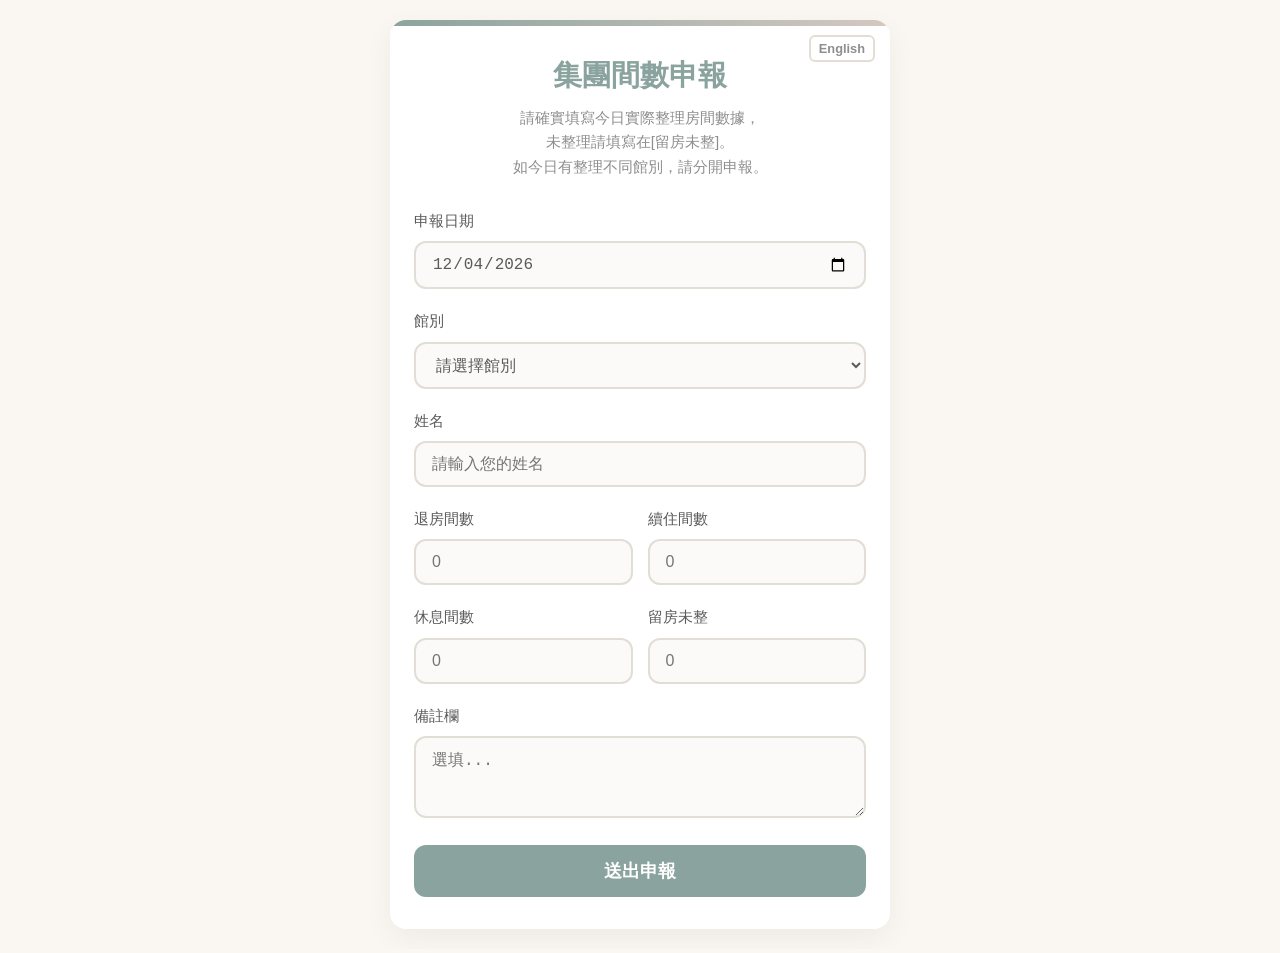
<file: index.html>
<!DOCTYPE html>
<html lang="zh-TW">
<head>
    <meta charset="UTF-8">
    <meta name="viewport" content="width=device-width, initial-scale=1.0">
    <title>集團間數核對表 - 登記</title>
    <link rel="stylesheet" href="style.css">
    <link rel="manifest" href="manifest.json">
    <link rel="apple-touch-icon" href="icon-index.svg">
    <link rel="icon" type="image/svg+xml" href="icon-index.svg">
    <meta name="theme-color" content="#2c3e50">
</head>
<body>
    <div class="container">
        <div class="lang-switcher" style="position: absolute; top: 15px; right: 15px;">
            <button id="langToggleBtn" class="btn-secondary" style="padding: 4px 8px; font-size: 0.8rem; width: auto; border-radius: 6px;">English</button>
        </div>
        <header>
            <h1 data-i18n="title">集團間數申報</h1>
            <p data-i18n="subtitle">請填寫今日各館別房間數據<br>如今日有整理不同館別，請分開申報。</p>
        </header>
        <form id="reportForm">
            <div class="form-group">
                <label for="reportDate" data-i18n="reportDate">申報日期</label>
                <input type="date" id="reportDate" required>
            </div>
            <div class="form-group">
                <label for="branch" data-i18n="branch">館別</label>
                <select id="branch" required>
                    <option value="" disabled selected data-i18n="branchSelect">請選擇館別</option>
                    <option value="雅霖" data-i18n="yaling">雅霖</option>
                    <option value="豐家" data-i18n="fengjia">豐家</option>
                    <option value="豐國" data-i18n="fengguo">豐國</option>
                    <option value="豐谷" data-i18n="fenggu">豐谷</option>
                </select>
            </div>
            <div class="form-group">
                <label for="staffName" data-i18n="staffName">姓名</label>
                <input type="text" id="staffName" placeholder="請輸入您的姓名" data-i18n-placeholder="staffNamePlaceholder" required>
            </div>
            <div class="form-row">
                <div class="form-group">
                    <label for="checkoutRooms" data-i18n="checkoutRooms">退房間數</label>
                    <input type="number" id="checkoutRooms" min="0" placeholder="0">
                </div>
                <div class="form-group">
                    <label for="stayRooms" data-i18n="stayRooms">續住間數</label>
                    <input type="number" id="stayRooms" min="0" placeholder="0">
                </div>
            </div>
            <div class="form-row">
                <div class="form-group">
                    <label for="restRooms" data-i18n="restRooms">休息間數</label>
                    <input type="number" id="restRooms" min="0" placeholder="0">
                </div>
                <div class="form-group">
                    <label for="uncleanedRooms" data-i18n="uncleanedRooms">留房未整</label>
                    <input type="number" id="uncleanedRooms" min="0" placeholder="0">
                </div>
            </div>
            <div class="form-group">
                <label for="remarks" data-i18n="remarks">備註欄</label>
                <textarea id="remarks" rows="3" placeholder="選填..." data-i18n-placeholder="remarksPlaceholder"></textarea>
            </div>
            <button type="submit" id="submitBtn" data-i18n="submitBtn">送出申報</button>
        </form>
    </div>
    
    <!-- 成功彈窗 -->
    <div id="successModal" class="modal hidden">
        <div class="modal-content">
            <div class="success-icon">✓</div>
            <h2 data-i18n="successTitle">申報成功</h2>
            <p data-i18n="successMsg">辛苦了！</p>
            <button id="closeModalBtn" class="btn-secondary" data-i18n="closeBtn">關閉</button>
        </div>
    </div>

    <!-- 載入中遮罩 -->
    <div id="loadingOverlay" class="loading-overlay hidden">
        <div class="spinner"></div>
        <p data-i18n="loadingMsg">處理中...</p>
    </div>

    <script src="config.js"></script>
    <script src="app.js"></script>
</body>
</html>
</file>
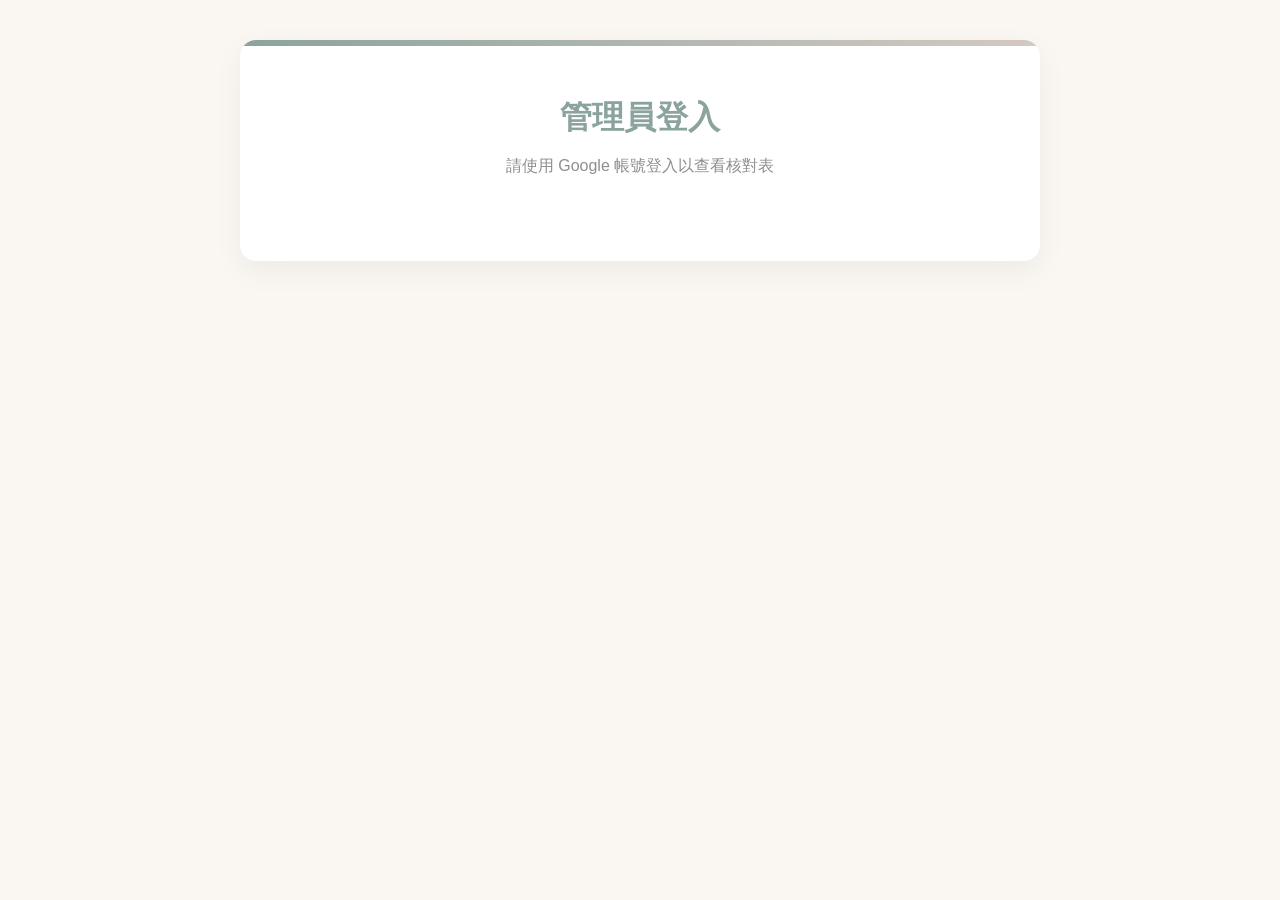
<file: admin.html>
<!DOCTYPE html>
<html lang="zh-TW">

<head>
    <meta charset="UTF-8">
    <meta name="viewport" content="width=device-width, initial-scale=1.0">
    <title>集團間數核對表 - 管理員後台</title>
    <link rel="stylesheet" href="style.css">
    <link rel="manifest" href="manifest_admin.json">
    <link rel="apple-touch-icon" href="icon-admin.svg">
    <link rel="icon" type="image/svg+xml" href="icon-admin.svg">
    <meta name="theme-color" content="#2c3e50">
    <!-- Google Identity Services -->
    <script src="https://accounts.google.com/gsi/client?onload=onGoogleLibraryLoad" async defer></script>
</head>

<body class="admin-body">
    <div class="admin-container">
        <!-- 登入區塊 -->
        <div id="loginSection" class="login-box">
            <h1>管理員登入</h1>
            <p>請使用 Google 帳號登入以查看核對表</p>
            <div id="buttonDiv" style="display: flex; justify-content: center; margin-top: 24px;"></div>
        </div>

        <!-- 儀表板區塊 -->
        <div id="dashboardSection" class="dashboard hidden">
            <header class="dashboard-header">
                <div>
                    <div style="display: flex; align-items: center; gap: 12px; margin-bottom: 8px;">
                        <h1 style="margin-bottom: 0;">集團間數稽核</h1>
                        <a id="mainDbBtn" href="#" target="_blank" class="db-link-btn">總資料庫</a>
                        <a id="eHotelBtn" href="#" target="_blank" class="db-link-btn">旅宿E館家</a>
                    </div>
                    <p>管理員：<span id="adminName"></span></p>
                </div>
                <button id="logoutBtn" class="btn-secondary">登出</button>
            </header>

            <!-- 分頁切換按鈕 -->
            <div class="tab-container" style="margin-top: 20px;">
                <button class="tab-btn active" data-tab="audit">數據稽核</button>
                <button class="tab-btn" data-tab="history">歷史調閱 (館別)</button>
            </div>

            <!-- 數據稽核分頁內容 -->
            <div id="auditTab" class="tab-content active">
                <!-- 匯入系統間數區塊 -->
                <div class="import-section"
                    style="margin-bottom: 24px; padding-bottom: 24px; border-bottom: 2px dashed var(--border-color);">
                    <div class="controls"
                        style="margin-bottom: 16px; margin-top: 20px; display: flex; align-items: flex-end; gap: 10px;">
                        <div class="form-group" style="margin-bottom: 0;">
                            <label for="importDate">選擇匯入日期：</label>
                            <input type="date" id="importDate" style="width: 200px;">
                        </div>
                        <button id="importSysBtn" style="padding: 10px 20px; flex-shrink: 0;">匯入</button>
                    </div>

                    <div class="expected-totals">
                        <div class="expected-totals-title">填寫系統前一日總間數</div>
                        <div class="expected-row">
                            <label for="expect-雅霖">雅霖:</label>
                            <input type="number" id="expect-雅霖" min="0" placeholder="間" autocomplete="off">
                            <input type="number" id="expect-rest-雅霖" min="0" placeholder="休" autocomplete="off">
                        </div>
                        <div class="expected-row">
                            <label for="expect-豐家">豐家:</label>
                            <input type="number" id="expect-豐家" min="0" placeholder="間" autocomplete="off">
                            <input type="number" id="expect-rest-豐家" min="0" placeholder="休" autocomplete="off">
                        </div>
                        <div class="expected-row">
                            <label for="expect-豐國">豐國:</label>
                            <input type="number" id="expect-豐國" min="0" placeholder="間" autocomplete="off">
                            <input type="number" id="expect-rest-豐國" min="0" placeholder="休" autocomplete="off">
                        </div>
                        <div class="expected-row">
                            <label for="expect-豐谷">豐谷:</label>
                            <input type="number" id="expect-豐谷" min="0" placeholder="間" autocomplete="off">
                            <input type="number" id="expect-rest-豐谷" min="0" placeholder="休" autocomplete="off">
                        </div>
                    </div>
                </div>

                <!-- 稽核查詢區塊 -->
                <div class="audit-section">
                    <div class="controls" style="margin-bottom: 24px; display: flex; align-items: flex-end; gap: 10px;">
                        <div class="form-group" style="margin-bottom: 0;">
                            <label for="filterDate">選擇稽核日期：</label>
                            <input type="date" id="filterDate" style="width: 200px;">
                        </div>
                        <button id="fetchDataBtn" style="flex: 1; padding: 10px 20px;">開始稽核查詢</button>
                    </div>

                    <div id="resultsContainer" class="results-grid">
                        <!-- 稽核卡片將由 JS 動態產生 -->
                    </div>
                </div>
            </div>

            <!-- 歷史調閱分頁內容 -->
            <div id="historyTab" class="tab-content">
                <div class="controls" style="margin-bottom: 24px; margin-top: 20px;">
                    <div class="form-group" style="flex: 1; margin-bottom: 0;">
                        <label for="historyDate">選擇調閱日期：</label>
                        <input type="date" id="historyDate">
                    </div>
                    <button id="fetchHistoryBtn" style="margin-top: 10px; width: 100%;">讀取歷史紀錄</button>
                </div>

                <div id="historyContainer">
                    <div class="no-data">請選擇日期並點擊按鈕讀取</div>
                </div>
            </div>
        </div>
    </div>

    <!-- 詳細資訊彈窗 -->
    <div id="detailsModal" class="modal hidden">
        <div class="modal-content" style="max-width: 600px; width: 95%; padding: 24px;">
            <h2 id="detailsModalTitle" style="margin-bottom: 20px; color: var(--primary-color);"></h2>
            <div id="detailsModalBody" style="text-align: left; max-height: 60vh; overflow-y: auto;">
            </div>
            <button id="closeDetailsBtn" class="btn-secondary" style="margin-top: 20px;">關閉</button>
        </div>
    </div>

    <!-- 載入中遮罩 -->
    <div id="adminLoadingOverlay" class="loading-overlay hidden">
        <div class="spinner"></div>
        <p>資料讀取中...</p>
    </div>

    <script src="config.js"></script>
    <script src="admin.js"></script>
</body>

</html>
</file>
<file: style.css>
:root {
    /* 莫蘭迪色系變數 */
    --primary-color: #8BA39E;
    /* 莫蘭迪綠 */
    --primary-hover: #758A85;
    --secondary-color: #D4C9C1;
    /* 莫蘭迪奶茶/粉 */
    --bg-color: #FAF7F2;
    /* 溫暖的象牙白背景 */
    --card-bg: #FFFFFF;
    --text-main: #5A5A5A;
    /* 柔和深灰文字 */
    --text-light: #8E8E8E;
    --border-color: #E2DDD5;
    --success-color: #A0B6A5;

    --border-radius: 16px;
    --box-shadow: 0 10px 30px rgba(0, 0, 0, 0.05);
    --transition: all 0.3s cubic-bezier(0.25, 0.8, 0.25, 1);
}

* {
    box-sizing: border-box;
    margin: 0;
    padding: 0;
}

body {
    font-family: 'Inter', -apple-system, BlinkMacSystemFont, "Segoe UI", Roboto, "Helvetica Neue", Arial, sans-serif;
    background-color: var(--bg-color);
    color: var(--text-main);
    line-height: 1.6;
    min-height: 100vh;
    display: flex;
    justify-content: center;
    align-items: center;
    padding: 20px;
}

.admin-body {
    align-items: flex-start;
    padding-top: 40px;
}

.container,
.admin-container {
    width: 100%;
    max-width: 500px;
    background-color: var(--card-bg);
    border-radius: var(--border-radius);
    box-shadow: var(--box-shadow);
    padding: 32px 24px;
    position: relative;
    overflow: hidden;
}

.admin-container {
    max-width: 800px;
}

/* 頂部裝飾條 */
.container::before,
.admin-container::before {
    content: '';
    position: absolute;
    top: 0;
    left: 0;
    width: 100%;
    height: 6px;
    background: linear-gradient(90deg, var(--primary-color), var(--secondary-color));
}

header {
    text-align: center;
    margin-bottom: 30px;
}

header h1 {
    font-size: 1.8rem;
    color: var(--primary-color);
    margin-bottom: 8px;
    font-weight: 600;
}

header p {
    color: var(--text-light);
    font-size: 0.95rem;
}

.form-row {
    display: flex;
    gap: 15px;
    margin-bottom: 20px;
}

.form-row .form-group {
    margin-bottom: 0;
    flex: 1;
}

.form-group {
    margin-bottom: 20px;
}

label {
    display: block;
    margin-bottom: 8px;
    font-weight: 500;
    color: var(--text-main);
    font-size: 0.95rem;
}

input,
select,
textarea {
    width: 100%;
    max-width: 100%;
    /* 防止超出父容器 */
    padding: 12px 16px;
    border: 2px solid var(--border-color);
    border-radius: 12px;
    font-size: 1rem;
    color: var(--text-main);
    background-color: #FCFAF8;
    transition: var(--transition);
    outline: none;
}

/* 修復 iOS 日期與純文字輸入框的預設樣式問題 */
input[type="date"],
input[type="text"],
input[type="number"],
textarea {
    -webkit-appearance: none;
    appearance: none;
}

input:focus,
select:focus,
textarea:focus {
    border-color: var(--primary-color);
    background-color: #FFFFFF;
    box-shadow: 0 0 0 4px rgba(139, 163, 158, 0.15);
}

textarea {
    resize: vertical;
    min-height: 80px;
}

button {
    width: 100%;
    padding: 14px;
    background-color: var(--primary-color);
    color: white;
    border: none;
    border-radius: 12px;
    font-size: 1.1rem;
    font-weight: 600;
    cursor: pointer;
    transition: var(--transition);
    display: flex;
    justify-content: center;
    align-items: center;
}

button:hover {
    background-color: var(--primary-hover);
    transform: translateY(-2px);
    box-shadow: 0 6px 15px rgba(139, 163, 158, 0.3);
}

button:active {
    transform: translateY(0);
}

.btn-secondary {
    background-color: transparent;
    color: var(--text-light);
    border: 2px solid var(--border-color);
}

.btn-secondary:hover {
    background-color: var(--bg-color);
    color: var(--text-main);
    box-shadow: none;
}

/* 隱藏與顯示工具 */
.hidden {
    display: none !important;
}

/* 成功彈窗 */
.modal {
    position: fixed;
    top: 0;
    left: 0;
    width: 100%;
    height: 100%;
    background-color: rgba(0, 0, 0, 0.4);
    backdrop-filter: blur(4px);
    display: flex;
    justify-content: center;
    align-items: center;
    z-index: 1000;
    opacity: 1;
    transition: opacity 0.3s ease;
}

.modal.hidden {
    opacity: 0;
    pointer-events: none;
}

.modal-content {
    background-color: var(--card-bg);
    padding: 40px;
    border-radius: var(--border-radius);
    text-align: center;
    max-width: 90%;
    width: 320px;
    transform: scale(1);
    transition: transform 0.3s cubic-bezier(0.175, 0.885, 0.32, 1.275);
    box-shadow: 0 20px 40px rgba(0, 0, 0, 0.1);
}

.modal.hidden .modal-content {
    transform: scale(0.8);
}

.success-icon {
    width: 60px;
    height: 60px;
    background-color: var(--success-color);
    color: white;
    font-size: 30px;
    line-height: 60px;
    border-radius: 50%;
    margin: 0 auto 20px;
}

.modal-content h2 {
    color: var(--text-main);
    margin-bottom: 10px;
}

.modal-content p {
    color: var(--text-light);
    margin-bottom: 24px;
}

/* 載入中動畫 */
.loading-overlay {
    position: fixed;
    top: 0;
    left: 0;
    width: 100%;
    height: 100%;
    background-color: rgba(255, 255, 255, 0.8);
    backdrop-filter: blur(2px);
    display: flex;
    flex-direction: column;
    justify-content: center;
    align-items: center;
    z-index: 1001;
}

.spinner {
    width: 40px;
    height: 40px;
    border: 4px solid var(--border-color);
    border-top: 4px solid var(--primary-color);
    border-radius: 50%;
    animation: spin 1s linear infinite;
    margin-bottom: 16px;
}

@keyframes spin {
    0% {
        transform: rotate(0deg);
    }

    100% {
        transform: rotate(360deg);
    }
}

/* 管理員介面特定樣式 */
.login-box {
    text-align: center;
    padding: 20px 0;
}

.login-box h1 {
    color: var(--primary-color);
    margin-bottom: 10px;
}

.login-box p {
    color: var(--text-light);
    margin-bottom: 30px;
}

#g_id_onload {
    margin: 0 auto;
    display: flex;
    justify-content: center;
}

.dashboard-header {
    display: flex;
    justify-content: space-between;
    align-items: center;
    margin-bottom: 30px;
    padding-bottom: 20px;
    border-bottom: 1px solid var(--border-color);
}

.dashboard-header h1 {
    margin-bottom: 4px;
    text-align: left;
}

.dashboard-header button {
    width: auto;
    padding: 8px 20px;
    font-size: 0.95rem;
}

.controls {
    display: flex;
    gap: 16px;
    align-items: flex-end;
    margin-bottom: 30px;
}

.controls .form-group {
    margin-bottom: 0;
    flex-grow: 1;
}

.controls button {
    width: auto;
    padding: 12px 30px;
}

.results-grid {
    display: grid;
    grid-template-columns: repeat(auto-fit, minmax(280px, 1fr));
    gap: 20px;
}

.result-card {
    background-color: var(--bg-color);
    border-radius: 12px;
    padding: 20px;
    border: 1px solid var(--border-color);
    transition: var(--transition);
}

.result-card:hover {
    box-shadow: 0 8px 20px rgba(0, 0, 0, 0.04);
    transform: translateY(-2px);
    border-color: var(--secondary-color);
}

.card-header {
    font-size: 1.2rem;
    font-weight: 600;
    color: var(--primary-color);
    margin-bottom: 16px;
    padding-bottom: 12px;
    border-bottom: 2px dashed var(--border-color);
}

.stat-row {
    display: flex;
    justify-content: space-between;
    margin-bottom: 12px;
}

.stat-label {
    color: var(--text-light);
}

.stat-value {
    font-weight: 600;
    color: var(--text-main);
    font-size: 1.1rem;
}

.no-data {
    grid-column: 1 / -1;
    text-align: center;
    padding: 40px;
    color: var(--text-light);
    background-color: var(--bg-color);
    border-radius: 12px;
    border: 1px dashed var(--border-color);
}

@media (max-width: 600px) {
    .controls {
        flex-direction: column;
        align-items: stretch !important;
    }

    .controls button,
    .controls input[type="date"] {
        width: 100% !important;
    }

    .dashboard-header {
        flex-direction: column;
        text-align: center;
        gap: 16px;
    }

    .dashboard-header h1 {
        text-align: center;
    }
}

.nav-link {
    display: inline-block;
    margin-top: 12px;
    padding: 10px 20px;
    font-size: 0.95rem;
    color: var(--primary-color);
    background-color: var(--bg-color);
    border: 2px solid var(--primary-color);
    border-radius: 24px;
    text-decoration: none;
    font-weight: 600;
    transition: var(--transition);
}

.nav-link:hover {
    color: #ffffff;
    background-color: var(--primary-color);
    text-decoration: none;
    transform: translateY(-2px);
    box-shadow: 0 6px 15px rgba(139, 163, 158, 0.3);
}

.nav-link-inline {
    color: var(--primary-color);
    text-decoration: none;
    font-weight: 500;
    transition: var(--transition);
}

.nav-link-inline:hover {
    color: var(--primary-hover);
    text-decoration: underline;
}

/* 稽核錯誤提示樣式 (大於系統間數 - 莫蘭迪粉紅) */
.result-card.error-card {
    background-color: #FDF3F2;
    /* 莫蘭迪淺粉紅 */
    border-color: #D18E85;
}

.error-card .card-header {
    color: #C06C61;
    border-bottom-color: #D18E85;
}

.warning-text {
    color: #C06C61;
    font-weight: 600;
    font-size: 0.9rem;
    margin-top: 12px;
    padding: 8px;
    background-color: rgba(192, 108, 97, 0.1);
    border-radius: 8px;
    display: flex;
    align-items: center;
    gap: 6px;
}

/* 稽核短少提示樣式 (小於系統間數 - 莫蘭迪黃) */
.result-card.short-card {
    background-color: #FDF7E7;
    /* 莫蘭迪淺黃 */
    border-color: #D4B872;
}

.short-card .card-header {
    color: #B59341;
    border-bottom-color: #D4B872;
}

.short-text {
    color: #B59341;
    font-weight: 600;
    font-size: 0.9rem;
    margin-top: 12px;
    padding: 8px;
    background-color: rgba(181, 147, 65, 0.1);
    border-radius: 8px;
    display: flex;
    align-items: center;
    gap: 6px;
}

/* 分頁標籤樣式 */
.tab-container {
    display: flex;
    gap: 10px;
    margin-bottom: 20px;
    border-bottom: 2px solid var(--border-color);
    padding-bottom: 0;
}

.tab-btn {
    padding: 10px 24px;
    border: none;
    background: none;
    font-size: 1rem;
    font-weight: 600;
    color: var(--text-light);
    cursor: pointer;
    transition: var(--transition);
    border-bottom: 3px solid transparent;
    margin-bottom: -2px;
}

.tab-btn.active {
    color: var(--primary-color);
    border-bottom: 3px solid var(--primary-color);
}

.tab-btn:hover:not(.active) {
    color: var(--bg-color);
}

.tab-content {
    display: none;
}

.tab-content.active {
    display: block;
}

/* 歷史調閱分組樣式 */
.history-group {
    background: #ffffff;
    border-radius: 12px;
    border: 1px solid var(--border-color);
    margin-bottom: 24px;
    overflow: hidden;
    box-shadow: var(--shadow);
}

.history-group-title {
    background-color: var(--primary-color);
    color: #ffffff;
    padding: 12px 20px;
    font-size: 1.1rem;
    font-weight: 600;
}

.history-table-container {
    overflow-x: auto;
}

.history-table {
    width: 100%;
    border-collapse: collapse;
    font-size: 0.95rem;
}

.history-table th {
    background-color: var(--bg-color);
    color: var(--text-main);
    text-align: left;
    padding: 12px 15px;
    border-bottom: 1px solid var(--border-color);
    white-space: nowrap;
}

/* 讓數字欄位的標題也置中 */
.history-table th.cell-num {
    text-align: center;
}

.history-table td {
    padding: 12px 15px;
    border-bottom: 1px solid #f0f0f0;
    color: var(--text-main);
}

.history-table tr:last-child td {
    border-bottom: none;
}

/* 總計列樣式 */
.history-table .total-row {
    background-color: var(--bg-color);
}

.history-table .total-row td {
    font-weight: 700;
    color: var(--primary-color);
    border-top: 2px solid var(--border-color);
}

.history-table .cell-name {
    font-weight: 600;
    white-space: nowrap;
}

.history-table .cell-num {
    text-align: center;
}

.history-table .cell-time {
    color: var(--text-light);
    font-size: 0.8rem;
}

.history-table .cell-remarks {
    font-size: 0.85rem;
    color: #666;
    min-width: 150px;
}

/* 系統總間數預期設定區塊 */
.expected-totals {
    display: grid;
    grid-template-columns: repeat(2, 1fr);
    gap: 12px;
    background: var(--bg-color);
    padding: 16px;
    border-radius: 12px;
    border: 1px solid var(--border-color);
}

.expected-totals-title {
    font-weight: 600;
    grid-column: 1 / -1;
    color: var(--primary-color);
    margin-bottom: 4px;
}

.expected-row {
    display: flex;
    align-items: center;
    gap: 8px;
}

.expected-row label {
    margin: 0;
    min-width: 45px;
    font-size: 0.95rem;
}

.expected-row input {
    flex: 1; /* 讓兩個輸入框平分剩下的寬度 */
    min-width: 0; /* 防止內容撐開外框 */
    padding: 8px;
}

/* 手機版改為單行一家 */
@media (max-width: 600px) {
    .expected-totals {
        grid-template-columns: 1fr;
    }
}

/* 館別連結按鈕 */
.branch-link-btn {
    display: inline-block;
    padding: 4px 12px;
    background-color: var(--primary-color);
    color: white;
    border-radius: 8px;
    text-decoration: none;
    font-size: 1.1rem;
    font-weight: 600;
    transition: var(--transition);
    margin-left: 4px;
}

.branch-link-btn:hover {
    background-color: var(--primary-hover);
    color: white;
    transform: translateY(-2px);
    box-shadow: 0 4px 10px rgba(139, 163, 158, 0.3);
}

/* 總資料庫連結按鈕 */
.db-link-btn {
    display: inline-flex;
    align-items: center;
    padding: 6px 14px;
    background-color: var(--secondary-color);
    color: var(--text-main);
    border-radius: 8px;
    text-decoration: none;
    font-size: 0.95rem;
    font-weight: 600;
    transition: var(--transition);
}

.db-link-btn:hover {
    background-color: #C6BAAF;
    color: var(--text-main);
    transform: translateY(-2px);
    box-shadow: 0 4px 10px rgba(0, 0, 0, 0.1);
}
</file>
